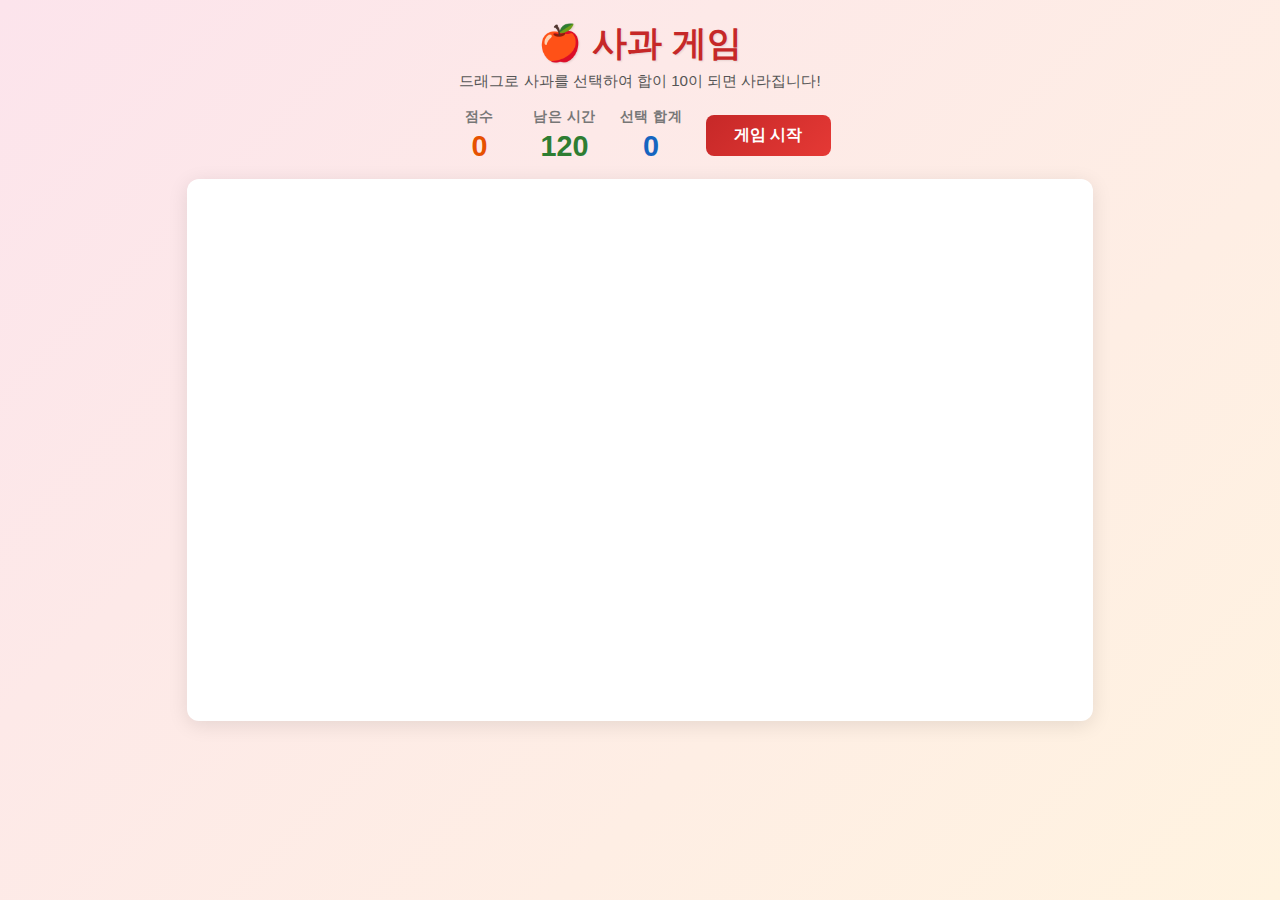
<file: apple-game/index.html>
<!DOCTYPE html>
<html lang="ko">
<head>
  <meta charset="UTF-8">
  <meta name="viewport" content="width=device-width, initial-scale=1.0">
  <title>🍎 사과 게임</title>
  <link rel="stylesheet" href="style.css">
</head>
<body>
  <div id="app">
    <header>
      <h1>🍎 사과 게임</h1>
      <p class="subtitle">드래그로 사과를 선택하여 합이 10이 되면 사라집니다!</p>
    </header>

    <div id="info-bar">
      <div class="info-item">
        <span class="info-label">점수</span>
        <span id="score" class="info-value">0</span>
      </div>
      <div class="info-item">
        <span class="info-label">남은 시간</span>
        <span id="timer" class="info-value">120</span>
      </div>
      <div class="info-item">
        <span class="info-label">선택 합계</span>
        <span id="drag-sum" class="info-value">0</span>
      </div>
      <div class="info-item">
        <button id="start-btn">게임 시작</button>
      </div>
    </div>

    <div id="game-container">
      <div id="game-board"></div>
      <div id="selection-box"></div>
    </div>

    <!-- 게임 오버 모달 -->
    <div id="game-over-modal" class="modal hidden">
      <div class="modal-content">
        <h2>🍎 게임 종료!</h2>
        <p>최종 점수: <span id="final-score">0</span></p>
        <p>제거한 사과: <span id="final-apples">0</span>개</p>
        <button id="restart-btn">다시 하기</button>
      </div>
    </div>
  </div>

  <script src="script.js"></script>
</body>
</html>
</file>
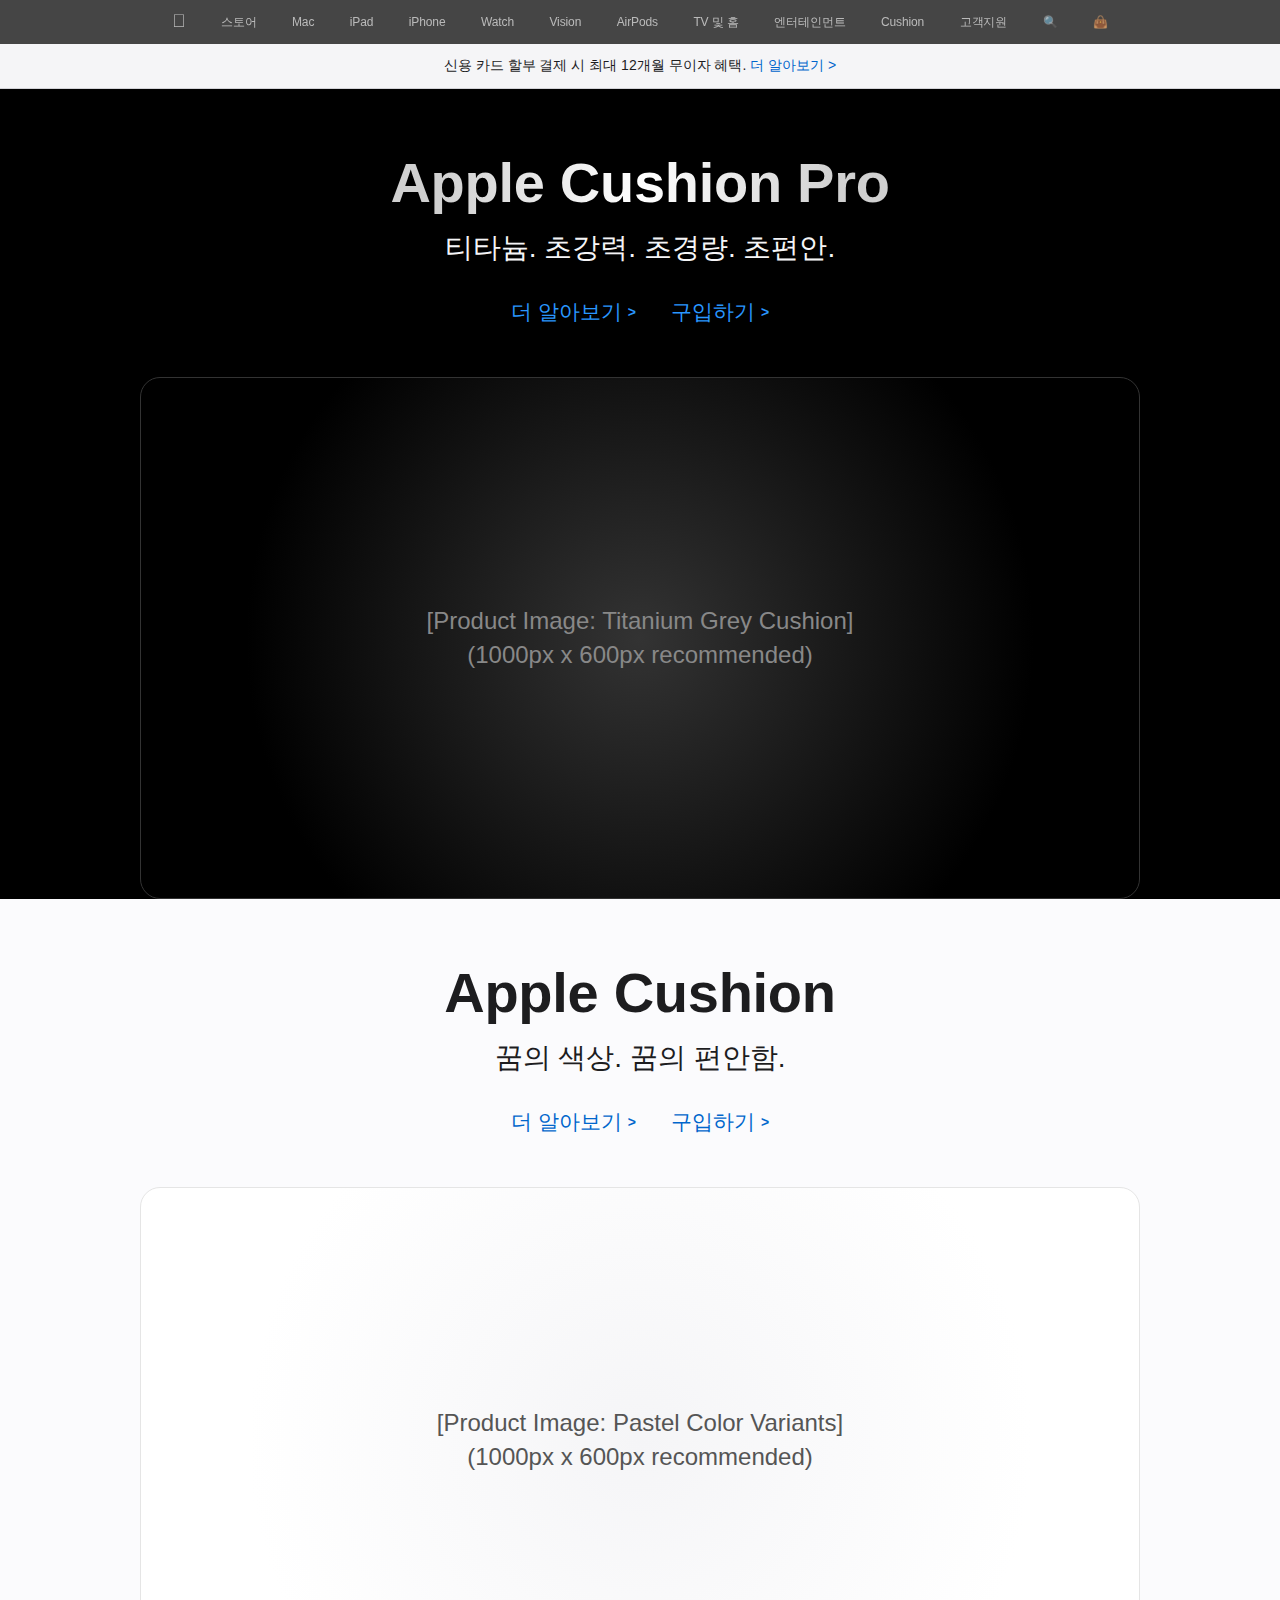
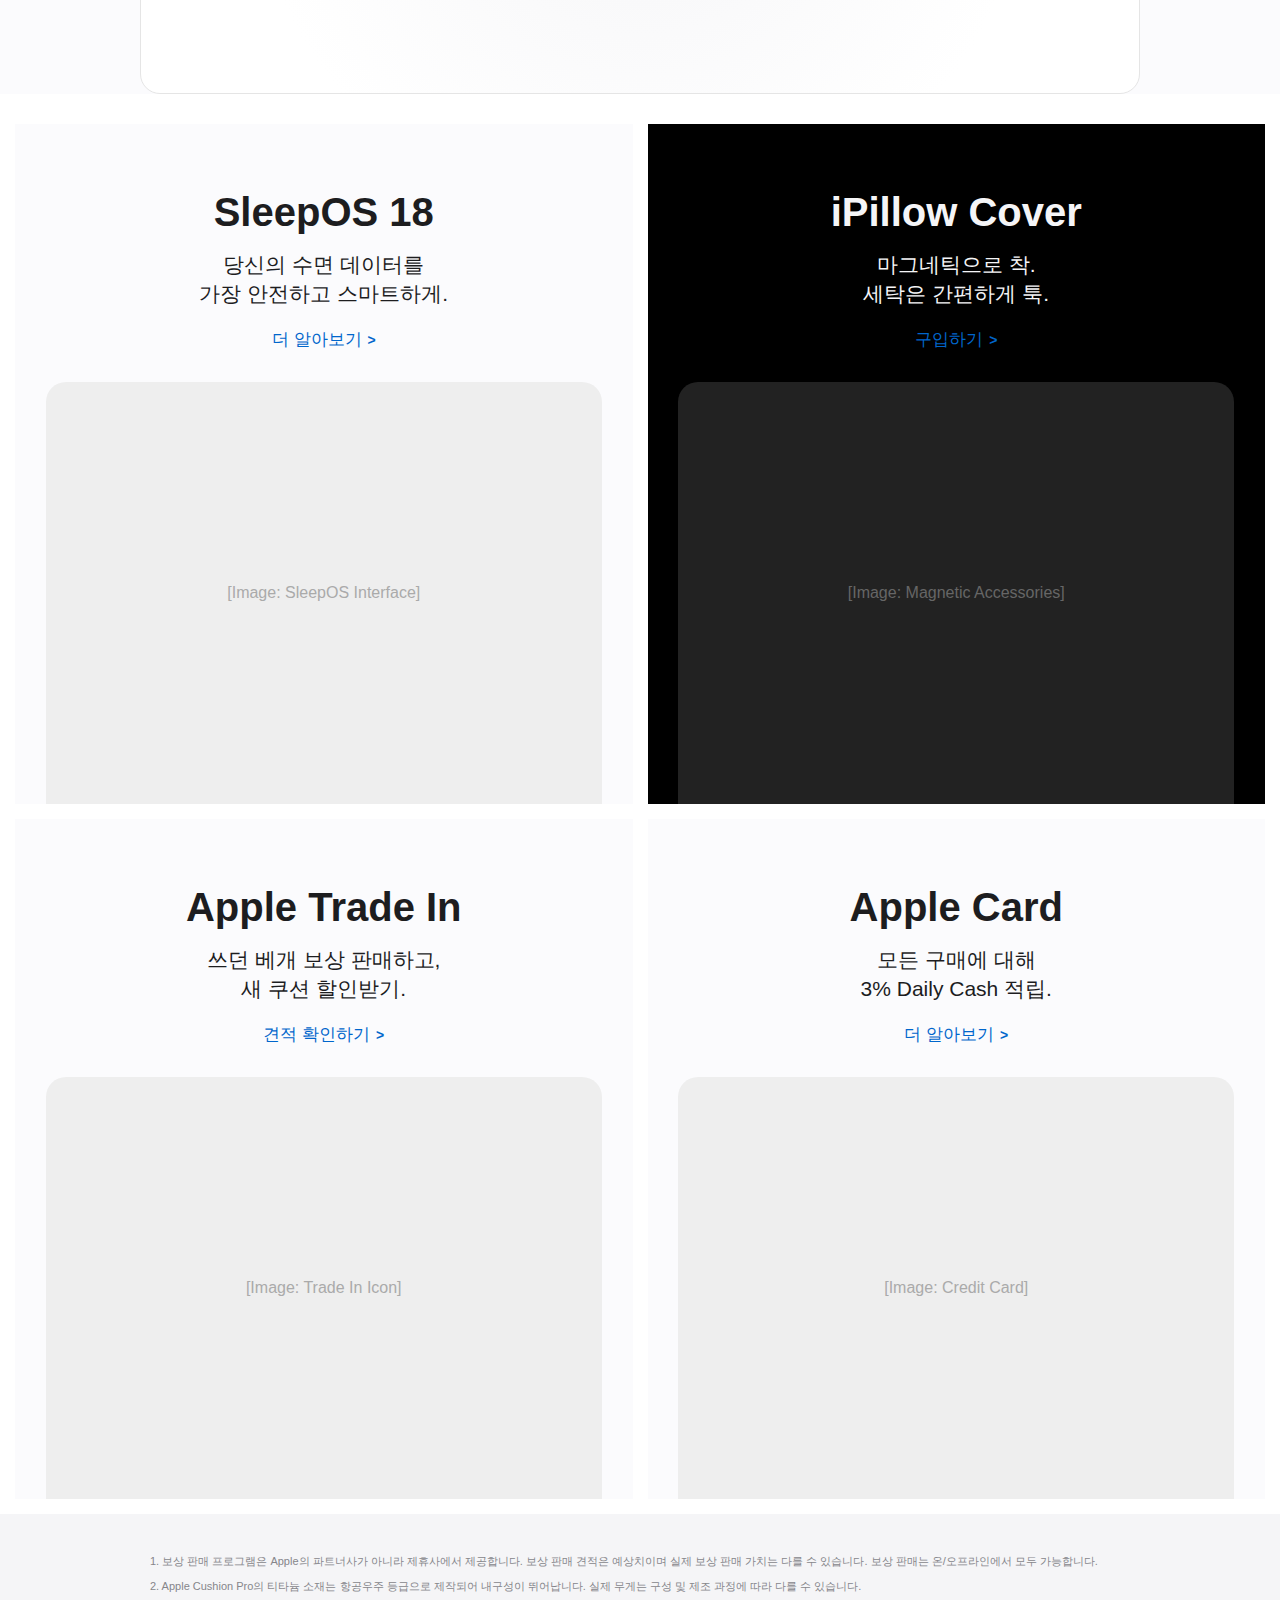
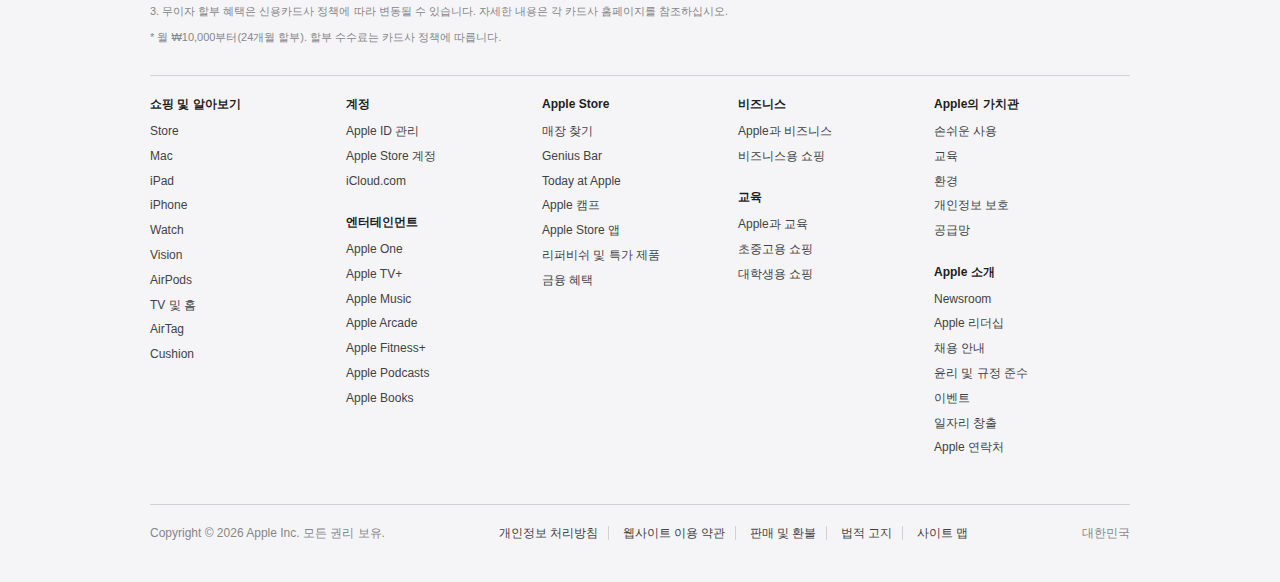
<file: site-imitation/index.html>
<!DOCTYPE html>
<html lang="ko">
<head>
    <meta charset="UTF-8">
    <meta name="viewport" content="width=device-width, initial-scale=1.0">
    <title>Apple (KR) - Apple Cushion</title>
    <style>
        :root {
            --global-nav-background: #161617;
            --global-nav-text: #f5f5f7;
            --section-background-dark: #000000;
            --section-background-light: #fbfbfd;
            --text-color-dark: #f5f5f7;
            --text-color-light: #1d1d1f;
            --link-color: #0066cc;
            --btn-blue: #0071e3;
            --footer-bg: #f5f5f7;
            --footer-text: #6e6e73;
        }

        * {
            margin: 0;
            padding: 0;
            box-sizing: border-box;
        }

        body {
            font-family: "SF Pro Text", "SF Pro Icons", "Apple Gothic", "HY Gulim", "MalgunGothic", "HY Dotum", "Lexi Gulim", "Helvetica Neue", Helvetica, Arial, sans-serif;
            background-color: #fff;
            color: var(--text-color-light);
            line-height: 1.4;
            min-width: 1024px; /* PC 전용 최소 너비 설정 */
            overflow-x: auto;
        }

        a {
            text-decoration: none;
            color: inherit;
        }

        ul {
            list-style: none;
        }

        /* 1. Global Navigation (PC Fixed) */
        nav {
            background-color: rgba(22, 22, 23, 0.8);
            backdrop-filter: blur(20px);
            -webkit-backdrop-filter: blur(20px);
            height: 44px;
            width: 100%;
            position: fixed;
            top: 0;
            z-index: 9999;
            font-size: 12px;
            min-width: 1024px;
        }

        .nav-content {
            max-width: 980px;
            margin: 0 auto;
            height: 100%;
            display: flex;
            justify-content: space-between;
            align-items: center;
            padding: 0 22px;
        }

        .nav-content a {
            color: #d6d6d6;
            transition: color 0.3s ease;
            font-weight: 300; /* Apple Font Weight */
            opacity: 0.8;
            letter-spacing: -0.01em;
        }

        .nav-content a:hover {
            opacity: 1;
            color: #fff;
        }

        /* 2. Promo Ribbon */
        .ribbon {
            margin-top: 44px;
            background-color: #f5f5f7;
            color: #1d1d1f;
            padding: 12px 0;
            text-align: center;
            font-size: 14px;
            border-bottom: 1px solid #d2d2d7;
        }
        
        .ribbon a {
            color: var(--link-color);
        }

        .ribbon a:hover {
            text-decoration: underline;
        }

        /* 3. Hero Section Common Styles */
        .hero {
            position: relative;
            text-align: center;
            padding-top: 55px;
            width: 100%;
            height: 90vh; /* PC 화면 꽉 차게 */
            overflow: hidden;
            display: flex;
            flex-direction: column;
            align-items: center;
            justify-content: flex-start;
        }

        .hero h2 {
            font-size: 56px;
            font-weight: 600;
            margin-bottom: 6px;
            letter-spacing: -0.005em;
        }

        .hero h3 {
            font-size: 28px;
            font-weight: 400;
            margin-bottom: 15px;
        }

        .cta-links {
            font-size: 21px;
            display: flex;
            gap: 35px;
            margin-top: 15px;
            z-index: 10;
        }

        .cta-links a {
            color: var(--link-color);
            display: flex;
            align-items: center;
            transition: opacity 0.2s;
        }
        
        .cta-links a:hover {
            text-decoration: underline;
        }

        .cta-links a::after {
            content: " >";
            font-size: 14px;
            margin-left: 6px;
            font-weight: bold;
            margin-top: 2px;
        }

        /* Image Placeholder Box (PC layout optimized) */
        .image-placeholder {
            margin-top: 50px;
            width: 1000px; /* PC 정해진 너비 */
            height: 600px;
            border-radius: 20px;
            display: flex;
            justify-content: center;
            align-items: center;
            color: #555;
            font-size: 1.5rem;
            position: relative; /* absolute position 제거하고 flow 태우기 */
            /* 실제 구현시 background-image로 대체 */
        }

        /* Hero 1: Apple Cushion Pro (Dark) */
        #hero-pro {
            background-color: #000;
            color: var(--text-color-dark);
        }

        #hero-pro h2 {
            /* Apple Pro Titanium Gradient Text */
            background: linear-gradient(90deg, #d0d0d0 10%, #ffffff 50%, #d0d0d0 90%);
            -webkit-background-clip: text;
            -webkit-text-fill-color: transparent;
        }

        #hero-pro .cta-links a { 
            color: #2997ff; 
        }
        
        #hero-pro .image-placeholder {
            background: radial-gradient(circle at center, #333 0%, #000 70%);
            border: 1px solid #333;
            color: #888;
        }

        /* Hero 2: Apple Cushion (Light) */
        #hero-standard {
            background-color: #fbfbfd;
            color: var(--text-color-light);
            border-bottom: 15px solid #fff; /* 섹션 구분감 */
        }
        
        #hero-standard .image-placeholder {
            background: radial-gradient(circle at center, #f5f5f7 0%, #fff 70%);
            border: 1px solid #e5e5e5;
        }

        /* 5. Grid Layout (2 Columns Fixed for PC) */
        .grid-section {
            display: grid;
            grid-template-columns: repeat(2, 1fr);
            gap: 15px; /* Apple uses small gap */
            padding: 15px;
            background-color: #fff;
            max-width: 100%;
        }

        .grid-item {
            background-color: #fbfbfd;
            height: 680px; /* PC Grid Height */
            text-align: center;
            padding-top: 60px;
            position: relative;
            overflow: hidden;
            display: flex;
            flex-direction: column;
            align-items: center;
            width: 100%;
            cursor: pointer;
            transition: transform 0.3s ease;
        }
        
        /* Interactive Hover Effect only on PC */
        .grid-item:hover .grid-item-img {
            transform: scale(1.02);
            transition: transform 0.5s ease;
        }

        .grid-item h4 {
            font-size: 40px;
            font-weight: 600;
            margin-bottom: 10px;
        }

        .grid-item p {
            font-size: 21px;
            margin-bottom: 15px;
            max-width: 80%;
        }
        
        .grid-item.dark-mode {
            background-color: #000;
            color: #f5f5f7;
        }

        .grid-item-img {
            width: 90%;
            height: 100%;
            margin-top: 30px;
            background: #eee;
            display: flex;
            justify-content: center;
            align-items: center;
            color: #aaa;
            border-top-left-radius: 20px;
            border-top-right-radius: 20px;
        }
        
        .grid-item.dark-mode .grid-item-img {
            background: #222;
            color: #666;
        }

        /* 6. Footer (PC Layout) */
        footer {
            background-color: var(--footer-bg);
            color: var(--footer-text);
            font-size: 12px;
            padding: 40px 0;
            min-width: 1024px;
        }

        .footer-content {
            width: 980px;
            margin: 0 auto;
        }

        .footer-notes {
            padding-bottom: 20px;
            border-bottom: 1px solid #d2d2d7;
            margin-bottom: 20px;
            font-size: 11px;
            color: #86868b;
        }
        
        .footer-notes p {
            margin-bottom: 10px;
        }

        .footer-links {
            display: flex;
            justify-content: space-between;
            padding-bottom: 40px;
            text-align: left;
        }
        
        .footer-column {
            flex: 1;
        }

        .footer-column h3 {
            font-size: 12px;
            font-weight: 600;
            color: #1d1d1f;
            margin-bottom: 10px;
        }
        
        .footer-column ul li {
            margin-bottom: 8px;
        }
        
        .footer-column ul li a {
            color: #424245;
        }

        .footer-column ul li a:hover {
            text-decoration: underline;
            color: #1d1d1f;
        }

        .footer-bottom {
            padding-top: 20px;
            display: flex;
            justify-content: space-between;
            align-items: center;
            border-top: 1px solid #d2d2d7;
            color: #86868b;
        }

        .footer-legal-links a {
            padding: 0 10px;
            border-right: 1px solid #d2d2d7;
            color: #424245;
        }
        
        .footer-legal-links a:last-child {
            border: none;
        }
        
        .footer-legal-links a:hover {
            text-decoration: underline;
        }

    </style>
</head>
<body>

    <!-- 1. Global Nav -->
    <nav>
        <div class="nav-content">
            <!-- Apple Logo -->
            <a href="#" style="font-size: 18px;"></a>
            
            <a href="#">스토어</a>
            <a href="#">Mac</a>
            <a href="#">iPad</a>
            <a href="#">iPhone</a>
            <a href="#">Watch</a>
            <a href="#">Vision</a>
            <a href="#">AirPods</a>
            <a href="#">TV 및 홈</a>
            <a href="#">엔터테인먼트</a>
            <a href="#">Cushion</a> <!-- New Menu -->
            <a href="#">고객지원</a>
            
            <!-- Icons -->
            <a href="#">🔍</a>
            <a href="#">👜</a>
        </div>
    </nav>

    <!-- 2. Ribbon -->
    <div class="ribbon">
        <p>신용 카드 할부 결제 시 최대 12개월 무이자 혜택. <a href="#">더 알아보기 ></a></p>
    </div>

    <!-- 3. Hero Section 1: Pro Model (Dark Theme) -->
    <section id="hero-pro" class="hero">
        <h2>Apple Cushion Pro</h2>
        <h3>티타늄. 초강력. 초경량. 초편안.</h3>
        <div class="cta-links">
            <a href="#">더 알아보기</a>
            <a href="#">구입하기</a>
        </div>
        <div class="image-placeholder">
            [Product Image: Titanium Grey Cushion]
            <br>
            (1000px x 600px recommended)
        </div>
    </section>

    <!-- 4. Hero Section 2: Standard Model (Light Theme) -->
    <section id="hero-standard" class="hero">
        <h2>Apple Cushion</h2>
        <h3>꿈의 색상. 꿈의 편안함.</h3>
        <div class="cta-links">
            <a href="#">더 알아보기</a>
            <a href="#">구입하기</a>
        </div>
        <div class="image-placeholder">
            [Product Image: Pastel Color Variants]
            <br>
            (1000px x 600px recommended)
        </div>
    </section>

    <!-- 5. Grid Section (Features & Accessories) - PC 2 Col Layout -->
    <div class="grid-section">
        <!-- Grid Item 1 -->
        <div class="grid-item">
            <h4>SleepOS 18</h4>
            <p>당신의 수면 데이터를<br>가장 안전하고 스마트하게.</p>
            <div class="cta-links" style="font-size: 17px; margin-top: 5px;">
                <a href="#">더 알아보기</a>
            </div>
            <div class="grid-item-img">
                [Image: SleepOS Interface]
            </div>
        </div>

        <!-- Grid Item 2 (Dark) -->
        <div class="grid-item dark-mode">
            <h4>iPillow Cover</h4>
            <p>마그네틱으로 착.<br>세탁은 간편하게 툭.</p>
            <div class="cta-links" style="font-size: 17px; margin-top: 5px;">
                <a href="#">구입하기</a>
            </div>
            <div class="grid-item-img">
                [Image: Magnetic Accessories]
            </div>
        </div>
        
        <!-- Grid Item 3 -->
        <div class="grid-item">
            <h4>Apple Trade In</h4>
            <p>쓰던 베개 보상 판매하고,<br>새 쿠션 할인받기.</p>
            <div class="cta-links" style="font-size: 17px; margin-top: 5px;">
                <a href="#">견적 확인하기</a>
            </div>
            <div class="grid-item-img">
                [Image: Trade In Icon]
            </div>
        </div>

        <!-- Grid Item 4 -->
        <div class="grid-item">
            <h4>Apple Card</h4>
            <p>모든 구매에 대해<br>3% Daily Cash 적립.</p>
            <div class="cta-links" style="font-size: 17px; margin-top: 5px;">
                <a href="#">더 알아보기</a>
            </div>
            <div class="grid-item-img">
                [Image: Credit Card]
            </div>
        </div>
    </div>

    <!-- 7. Footer -->
    <footer>
        <div class="footer-content">
            <div class="footer-notes">
                <p>1. 보상 판매 프로그램은 Apple의 파트너사가 아니라 제휴사에서 제공합니다. 보상 판매 견적은 예상치이며 실제 보상 판매 가치는 다를 수 있습니다. 보상 판매는 온/오프라인에서 모두 가능합니다.</p>
                <p>2. Apple Cushion Pro의 티타늄 소재는 항공우주 등급으로 제작되어 내구성이 뛰어납니다. 실제 무게는 구성 및 제조 과정에 따라 다를 수 있습니다.</p>
                <p>3. 무이자 할부 혜택은 신용카드사 정책에 따라 변동될 수 있습니다. 자세한 내용은 각 카드사 홈페이지를 참조하십시오.</p>
                <p>* 월 ₩10,000부터(24개월 할부). 할부 수수료는 카드사 정책에 따릅니다.</p>
            </div>
            
            <div class="footer-links">
                <div class="footer-column">
                    <h3>쇼핑 및 알아보기</h3>
                    <ul>
                        <li><a href="#">Store</a></li>
                        <li><a href="#">Mac</a></li>
                        <li><a href="#">iPad</a></li>
                        <li><a href="#">iPhone</a></li>
                        <li><a href="#">Watch</a></li>
                        <li><a href="#">Vision</a></li>
                        <li><a href="#">AirPods</a></li>
                        <li><a href="#">TV 및 홈</a></li>
                        <li><a href="#">AirTag</a></li>
                        <li><a href="#">Cushion</a></li>
                    </ul>
                </div>
                <div class="footer-column">
                    <h3>계정</h3>
                    <ul>
                        <li><a href="#">Apple ID 관리</a></li>
                        <li><a href="#">Apple Store 계정</a></li>
                        <li><a href="#">iCloud.com</a></li>
                    </ul>
                    <br>
                    <h3>엔터테인먼트</h3>
                    <ul>
                        <li><a href="#">Apple One</a></li>
                        <li><a href="#">Apple TV+</a></li>
                        <li><a href="#">Apple Music</a></li>
                        <li><a href="#">Apple Arcade</a></li>
                        <li><a href="#">Apple Fitness+</a></li>
                        <li><a href="#">Apple Podcasts</a></li>
                        <li><a href="#">Apple Books</a></li>
                    </ul>
                </div>
                <div class="footer-column">
                    <h3>Apple Store</h3>
                    <ul>
                        <li><a href="#">매장 찾기</a></li>
                        <li><a href="#">Genius Bar</a></li>
                        <li><a href="#">Today at Apple</a></li>
                        <li><a href="#">Apple 캠프</a></li>
                        <li><a href="#">Apple Store 앱</a></li>
                        <li><a href="#">리퍼비쉬 및 특가 제품</a></li>
                        <li><a href="#">금융 혜택</a></li>
                    </ul>
                </div>
                <div class="footer-column">
                    <h3>비즈니스</h3>
                    <ul>
                        <li><a href="#">Apple과 비즈니스</a></li>
                        <li><a href="#">비즈니스용 쇼핑</a></li>
                    </ul>
                    <br>
                    <h3>교육</h3>
                    <ul>
                        <li><a href="#">Apple과 교육</a></li>
                        <li><a href="#">초중고용 쇼핑</a></li>
                        <li><a href="#">대학생용 쇼핑</a></li>
                    </ul>
                </div>
                <div class="footer-column">
                    <h3>Apple의 가치관</h3>
                    <ul>
                        <li><a href="#">손쉬운 사용</a></li>
                        <li><a href="#">교육</a></li>
                        <li><a href="#">환경</a></li>
                        <li><a href="#">개인정보 보호</a></li>
                        <li><a href="#">공급망</a></li>
                    </ul>
                    <br>
                    <h3>Apple 소개</h3>
                    <ul>
                        <li><a href="#">Newsroom</a></li>
                        <li><a href="#">Apple 리더십</a></li>
                        <li><a href="#">채용 안내</a></li>
                        <li><a href="#">윤리 및 규정 준수</a></li>
                        <li><a href="#">이벤트</a></li>
                        <li><a href="#">일자리 창출</a></li>
                        <li><a href="#">Apple 연락처</a></li>
                    </ul>
                </div>
            </div>

            <div class="footer-bottom">
                <div class="copyright">
                    Copyright © 2026 Apple Inc. 모든 권리 보유.
                </div>
                <div class="footer-legal-links">
                    <a href="#">개인정보 처리방침</a>
                    <a href="#">웹사이트 이용 약관</a>
                    <a href="#">판매 및 환불</a>
                    <a href="#">법적 고지</a>
                    <a href="#">사이트 맵</a>
                </div>
                <div class="locale">
                    대한민국
                </div>
            </div>
        </div>
    </footer>

</body>
</html>
</file>
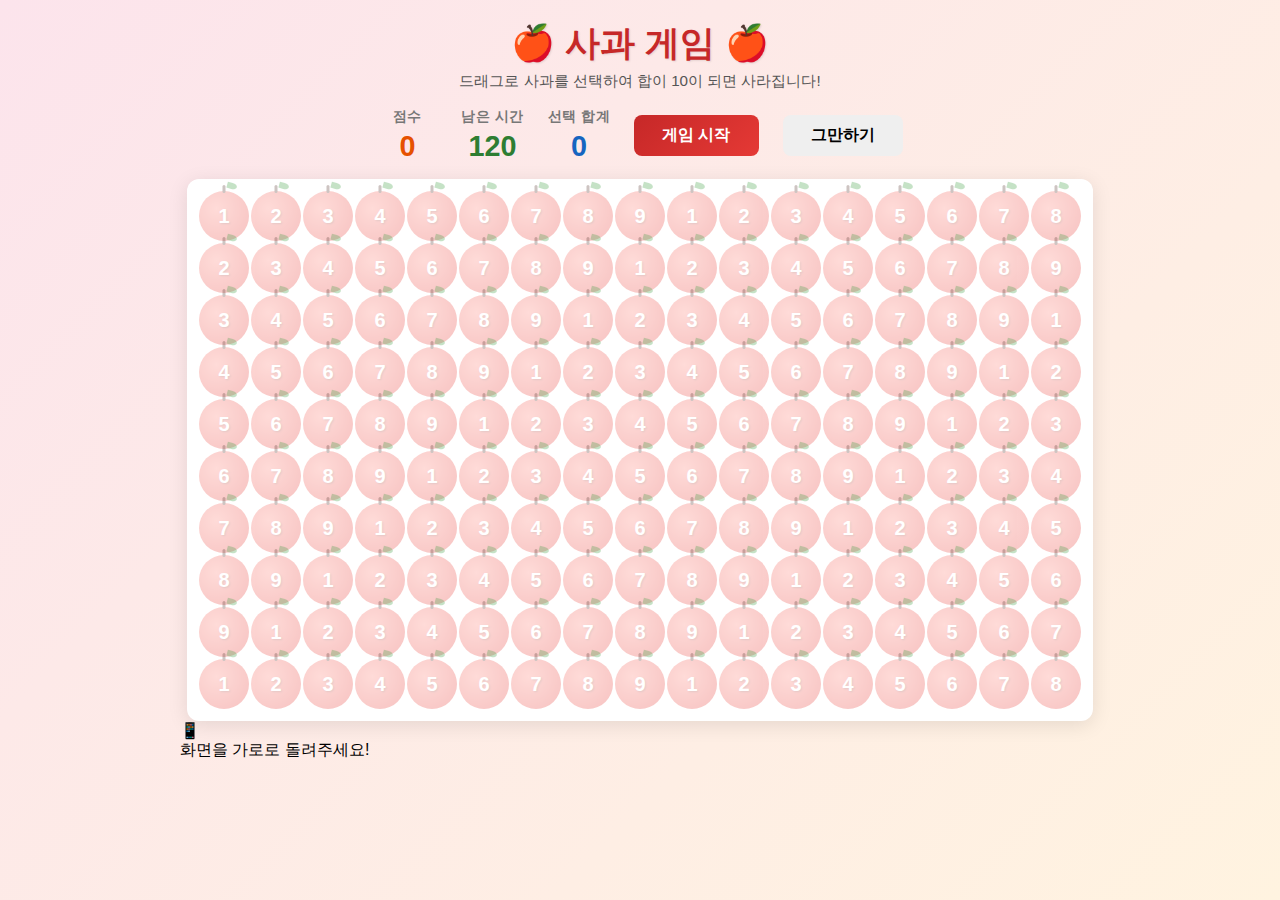
<file: apple-game/game.html>
<!DOCTYPE html>
<html lang="ko">
<head>
  <meta charset="UTF-8">
  <meta name="viewport" content="width=device-width, initial-scale=1.0">
  <title>🍎 사과 게임</title>
  <link rel="preconnect" href="https://fonts.googleapis.com">
  <link rel="preconnect" href="https://fonts.gstatic.com" crossorigin>
  <link href="https://fonts.googleapis.com/css2?family=Jua&display=swap" rel="stylesheet">
  <link rel="stylesheet" href="style.css">
</head>
<body>
  <div id="app">
    <header>
      <h1>🍎 사과 게임 🍎</h1>
      <p class="subtitle">드래그로 사과를 선택하여 합이 10이 되면 사라집니다!</p>
    </header>

    <div id="info-bar">
      <div class="info-item">
        <span class="info-label">점수</span>
        <span id="score" class="info-value">0</span>
      </div>
      <div class="info-item">
        <span class="info-label">남은 시간</span>
        <span id="timer" class="info-value">120</span>
      </div>
      <div class="info-item">
        <span class="info-label">선택 합계</span>
        <span id="drag-sum" class="info-value">0</span>
      </div>
      <div class="info-item">
        <button id="start-btn">게임 시작</button>
      </div>
      <div class="info-item">
        <button id="quit-btn">그만하기</button>
      </div>
    </div>

    <div id="game-container">
      <div id="game-board"></div>
      <div id="selection-box"></div>
    </div>

    <div id="game-over-modal" class="modal hidden">
      <div class="modal-content">
        <h2>🍎 게임 종료!</h2>
        <p>최종 점수: <span id="final-score">0</span></p>
        <p>제거한 사과: <span id="final-apples">0</span>개</p>
        <button id="home-btn">홈으로 돌아가기</button>
      </div>
    </div>

    <div id="rotate-overlay">
      <div class="rotate-content">
        <div class="rotate-icon">📱</div>
        <p>화면을 가로로 돌려주세요!</p>
      </div>
    </div>
  </div>

  <script src="script.js"></script>
</body>
</html>
</file>
<file: apple-game/style.css>
/* ========== Reset & Base ========== */
* {
  margin: 0;
  padding: 0;
  box-sizing: border-box;
}

body {
  font-family: 'Segoe UI', Tahoma, Geneva, Verdana, sans-serif;
  background: linear-gradient(135deg, #fce4ec 0%, #fff3e0 100%);
  min-height: 100vh;
  display: flex;
  justify-content: center;
  align-items: flex-start;
  padding: 20px;
  user-select: none;
  -webkit-user-select: none;
}

#app {
  width: 100%;
  max-width: 920px;
}

/* ========== Header ========== */
header {
  text-align: center;
  margin-bottom: 16px;
}

header h1 {
  font-size: 2.2rem;
  color: #c62828;
  text-shadow: 1px 1px 2px rgba(0, 0, 0, 0.1);
}

.subtitle {
  color: #555;
  font-size: 0.95rem;
  margin-top: 4px;
}

/* ========== Info Bar ========== */
#info-bar {
  display: flex;
  justify-content: center;
  align-items: center;
  gap: 24px;
  margin-bottom: 16px;
  flex-wrap: wrap;
}

.info-item {
  display: flex;
  flex-direction: column;
  align-items: center;
  gap: 4px;
}

.info-label {
  font-size: 0.85rem;
  color: #777;
  font-weight: 600;
  text-transform: uppercase;
  letter-spacing: 0.5px;
}

.info-value {
  font-size: 1.8rem;
  font-weight: 700;
  color: #333;
  min-width: 60px;
  text-align: center;
}

#score {
  color: #e65100;
}

#timer {
  color: #2e7d32;
}

#timer.warning {
  color: #f44336;
  animation: pulse 1s infinite;
}

#drag-sum {
  color: #1565c0;
  transition: color 0.15s;
}

#drag-sum.match {
  color: #2e7d32;
}

#drag-sum.over {
  color: #c62828;
}

@keyframes pulse {
  0%, 100% { opacity: 1; }
  50% { opacity: 0.5; }
}

/* ========== Buttons ========== */
button {
  padding: 10px 28px;
  border: none;
  border-radius: 8px;
  font-size: 1rem;
  font-weight: 600;
  cursor: pointer;
  transition: transform 0.1s, box-shadow 0.2s;
}

button:hover {
  transform: translateY(-1px);
  box-shadow: 0 4px 12px rgba(0, 0, 0, 0.15);
}

button:active {
  transform: translateY(0);
}

#start-btn {
  background: linear-gradient(135deg, #c62828, #e53935);
  color: #fff;
}

/* ========== Game Container ========== */
#game-container {
  position: relative;
  display: flex;
  justify-content: center;
}

#game-board {
  display: grid;
  grid-template-columns: repeat(17, 50px);
  grid-template-rows: repeat(10, 50px);
  gap: 2px;
  padding: 12px;
  background: #fff;
  border-radius: 12px;
  box-shadow: 0 4px 20px rgba(0, 0, 0, 0.1);
}

/* ========== Apple ========== */
.apple {
  width: 50px;
  height: 50px;
  display: flex;
  align-items: center;
  justify-content: center;
  font-size: 1.25rem;
  font-weight: 700;
  color: #fff;
  border-radius: 50%;
  position: relative;
  cursor: pointer;
  transition: transform 0.15s, opacity 0.3s;
  text-shadow: 1px 1px 2px rgba(0, 0, 0, 0.3);
}

/* 사과 색상 — 모두 빨간색으로 통일 */
.apple[data-value="1"],
.apple[data-value="2"],
.apple[data-value="3"],
.apple[data-value="4"],
.apple[data-value="5"],
.apple[data-value="6"],
.apple[data-value="7"],
.apple[data-value="8"],
.apple[data-value="9"] {
  background: radial-gradient(circle at 35% 35%, #ff8a80, #e53935);
}

/* 사과 꼭지 */
.apple::before {
  content: '';
  position: absolute;
  top: -6px;
  left: 50%;
  transform: translateX(-50%);
  width: 3px;
  height: 8px;
  background: #5d4037;
  border-radius: 2px;
}

/* 사과 잎 */
.apple::after {
  content: '';
  position: absolute;
  top: -8px;
  left: calc(50% + 3px);
  width: 10px;
  height: 6px;
  background: #43a047;
  border-radius: 0 50% 50% 0;
  transform: rotate(15deg);
}

/* 사과 하이라이트 (광택) */
.apple span {
  position: relative;
  z-index: 1;
}

/* 선택된 상태 */
.apple.selected {
  transform: scale(1.1);
  box-shadow: 0 0 0 3px #ffeb3b, 0 0 12px rgba(255, 235, 59, 0.6);
  z-index: 2;
}

/* 합이 10일 때 선택된 사과 */
.apple.match {
  box-shadow: 0 0 0 3px #4caf50, 0 0 16px rgba(76, 175, 80, 0.7);
}

/* 제거된 상태 */
.apple.removed {
  visibility: hidden;
  pointer-events: none;
}

/* 제거 애니메이션 */
.apple.removing {
  animation: appleRemove 0.4s ease-out forwards;
}

@keyframes appleRemove {
  0% {
    transform: scale(1);
    opacity: 1;
  }
  50% {
    transform: scale(1.3);
    opacity: 0.6;
  }
  100% {
    transform: scale(0);
    opacity: 0;
  }
}

/* ========== Selection Box ========== */
#selection-box {
  position: absolute;
  border: 2px dashed rgba(33, 150, 243, 0.8);
  background: rgba(33, 150, 243, 0.12);
  pointer-events: none;
  z-index: 10;
  display: none;
  border-radius: 4px;
  transition: background 0.1s, border-color 0.1s;
}

#selection-box.match {
  border-color: rgba(76, 175, 80, 0.9);
  background: rgba(76, 175, 80, 0.15);
}

#selection-box.over {
  border-color: rgba(244, 67, 54, 0.7);
  background: rgba(244, 67, 54, 0.1);
}

/* ========== Modal ========== */
.modal {
  position: fixed;
  top: 0;
  left: 0;
  width: 100%;
  height: 100%;
  background: rgba(0, 0, 0, 0.5);
  display: flex;
  justify-content: center;
  align-items: center;
  z-index: 100;
  backdrop-filter: blur(4px);
}

.modal.hidden {
  display: none;
}

.modal-content {
  background: #fff;
  border-radius: 16px;
  padding: 40px 48px;
  text-align: center;
  box-shadow: 0 8px 32px rgba(0, 0, 0, 0.2);
  animation: modalIn 0.3s ease-out;
}

@keyframes modalIn {
  from {
    transform: scale(0.8);
    opacity: 0;
  }
  to {
    transform: scale(1);
    opacity: 1;
  }
}

.modal-content h2 {
  font-size: 1.8rem;
  color: #c62828;
  margin-bottom: 16px;
}

.modal-content p {
  font-size: 1.15rem;
  color: #555;
  margin-bottom: 8px;
}

.modal-content p span {
  font-weight: 700;
  color: #e65100;
  font-size: 1.3rem;
}

#restart-btn {
  margin-top: 20px;
  background: linear-gradient(135deg, #43a047, #66bb6a);
  color: #fff;
  padding: 12px 36px;
  font-size: 1.1rem;
}

/* ========== Responsive ========== */
@media (max-width: 920px) {
  #game-board {
    grid-template-columns: repeat(17, 42px);
    grid-template-rows: repeat(10, 42px);
  }

  .apple {
    width: 42px;
    height: 42px;
    font-size: 1.05rem;
  }
}

@media (max-width: 780px) {
  #game-board {
    grid-template-columns: repeat(17, 34px);
    grid-template-rows: repeat(10, 34px);
    gap: 1px;
    padding: 8px;
  }

  .apple {
    width: 34px;
    height: 34px;
    font-size: 0.9rem;
  }
}
</file>
